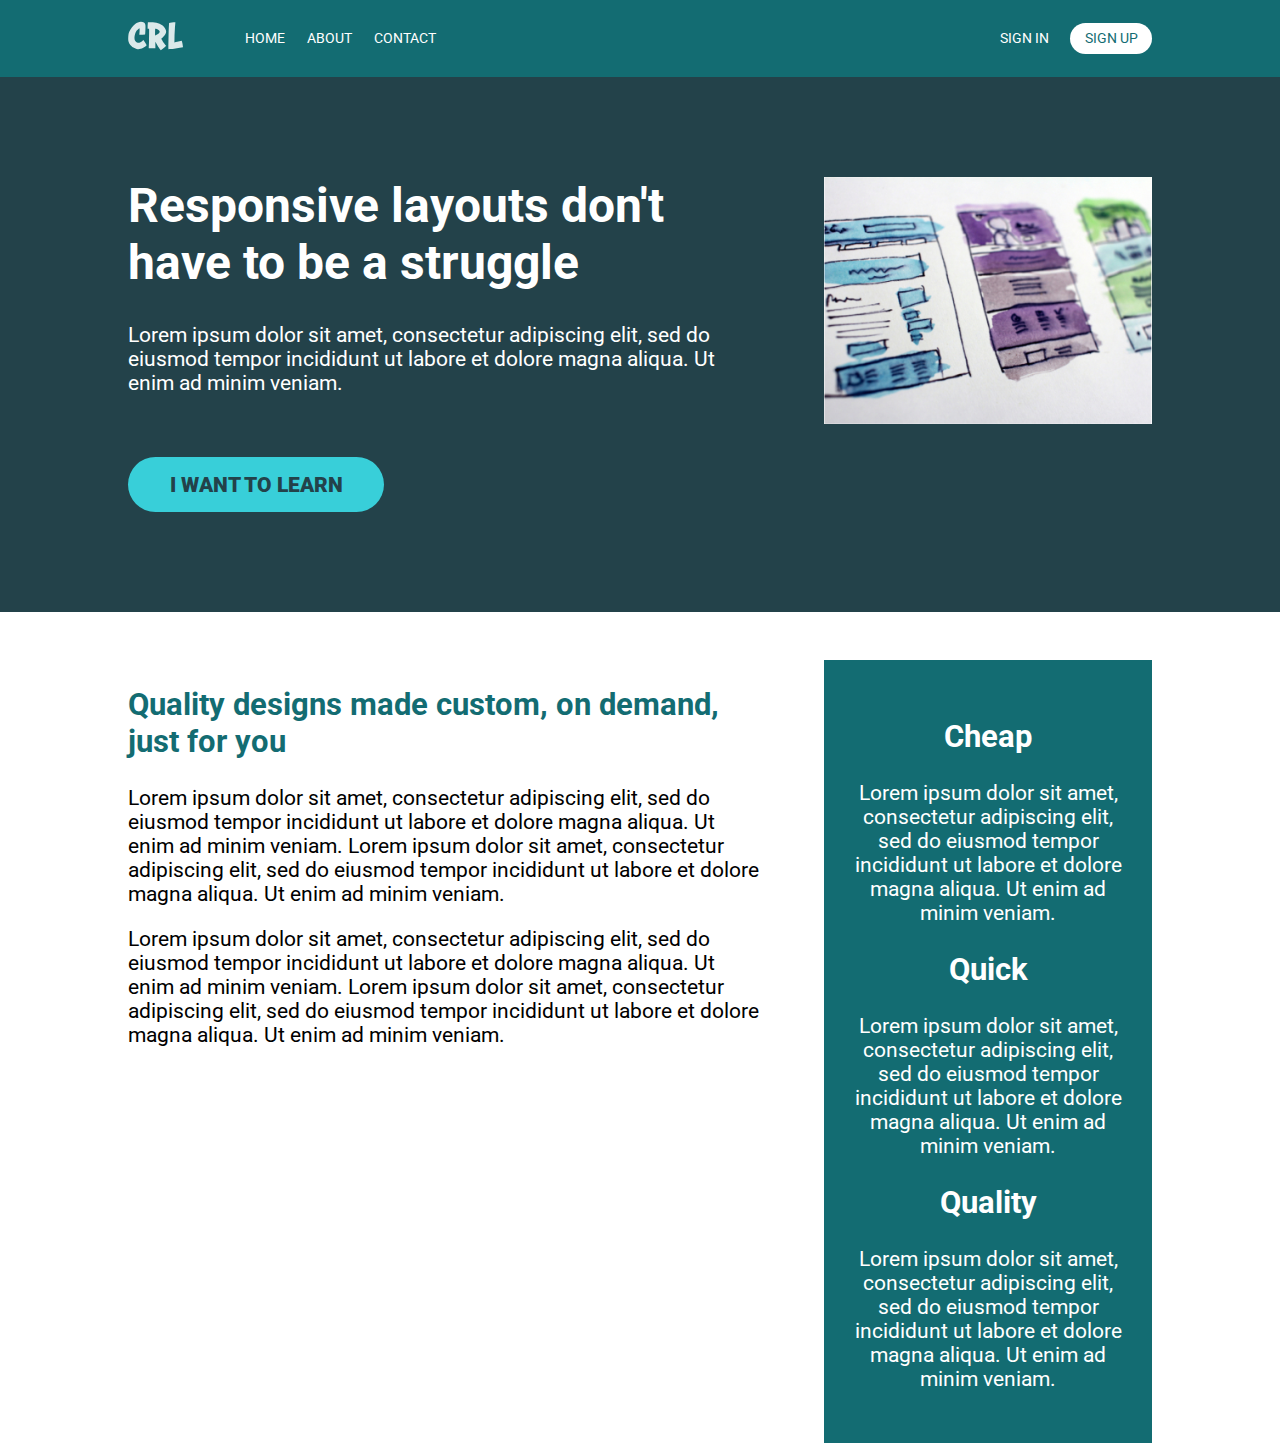
<file: 02-6 - challenge 2/index.html>
<!DOCTYPE html>
<html lang="en">
<head>
    <meta charset="UTF-8">
    <meta name="viewport" content="width=device-width, initial-scale=1.0">
    <title>Conquering Rsponsive Layouts</title>
    <link href="https://fonts.googleapis.com/css2?family=Roboto:wght@400;900&display=swap" rel="stylesheet"> 
    <link rel="stylesheet" href="style.css">
</head>
<body>
    <header>
        <div class="container row">
            <a href="#" class="clr"><img src="img/logo.svg" alt="responsive"></a>
            <nav>
                <ul class="list_container list_primary">
                   <li class="list_item"><a href="#" class="list_link">Home</a></li>
                   <li class="list_item"><a href="#" class="list_link">About</a></li>
                   <li class="list_item"><a href="#" class="list_link">Contact</a></li>
                   
                </ul>
                <ul class="list_container list_secondary">
                    <li class="list_item"><a href="#" class="list_link">Sign in</a></li>
                   <li class="list_item"><a href="#" class="list_link button_link">Sign up</a></li>
                </ul>
            </nav>
        </div>
        
    </header>

    <div class="hero">
        <div class="container row">
            <div class="hero__text">
                <h1>Responsive layouts don't have to be a struggle</h1>
                <p>Lorem ipsum dolor sit amet, consectetur adipiscing elit, sed do eiusmod tempor incididunt ut labore et dolore magna aliqua. Ut enim ad minim veniam.</p>
                <a href="#" class="btn">I want to learn</a>
            </div>
            <div class="hero__img">
                <img src="img/hero-img.jpg" alt="this is a image">
            </div>
        </div>
    </div>
    
    <main>
        <div class="container row">
            <section class="main-content">
                <h2>Quality designs made custom, on demand, just for you</h2>
                <p>Lorem ipsum dolor sit amet, consectetur adipiscing elit, sed do eiusmod tempor incididunt ut labore et dolore magna aliqua. Ut enim ad minim veniam. Lorem ipsum dolor sit amet, consectetur adipiscing elit, sed do eiusmod tempor incididunt ut labore et dolore magna aliqua. Ut enim ad minim veniam.</p>
                <p>Lorem ipsum dolor sit amet, consectetur adipiscing elit, sed do eiusmod tempor incididunt ut labore et dolore magna aliqua. Ut enim ad minim veniam. Lorem ipsum dolor sit amet, consectetur adipiscing elit, sed do eiusmod tempor incididunt ut labore et dolore magna aliqua. Ut enim ad minim veniam.</p>
            </section>
            <aside>
                
                <h2>Cheap</h2>
                <p>Lorem ipsum dolor sit amet, consectetur adipiscing elit, sed do eiusmod tempor incididunt ut labore et dolore magna aliqua. Ut enim ad minim veniam.</p>
                
                
                <h2>Quick</h2>
                <p>Lorem ipsum dolor sit amet, consectetur adipiscing elit, sed do eiusmod tempor incididunt ut labore et dolore magna aliqua. Ut enim ad minim veniam.</p>
                
                
                <h2>Quality</h2>
                <p>Lorem ipsum dolor sit amet, consectetur adipiscing elit, sed do eiusmod tempor incididunt ut labore et dolore magna aliqua. Ut enim ad minim veniam.</p>
                
            </aside>
        </div>
    </main>

</body>
</html>
</file>
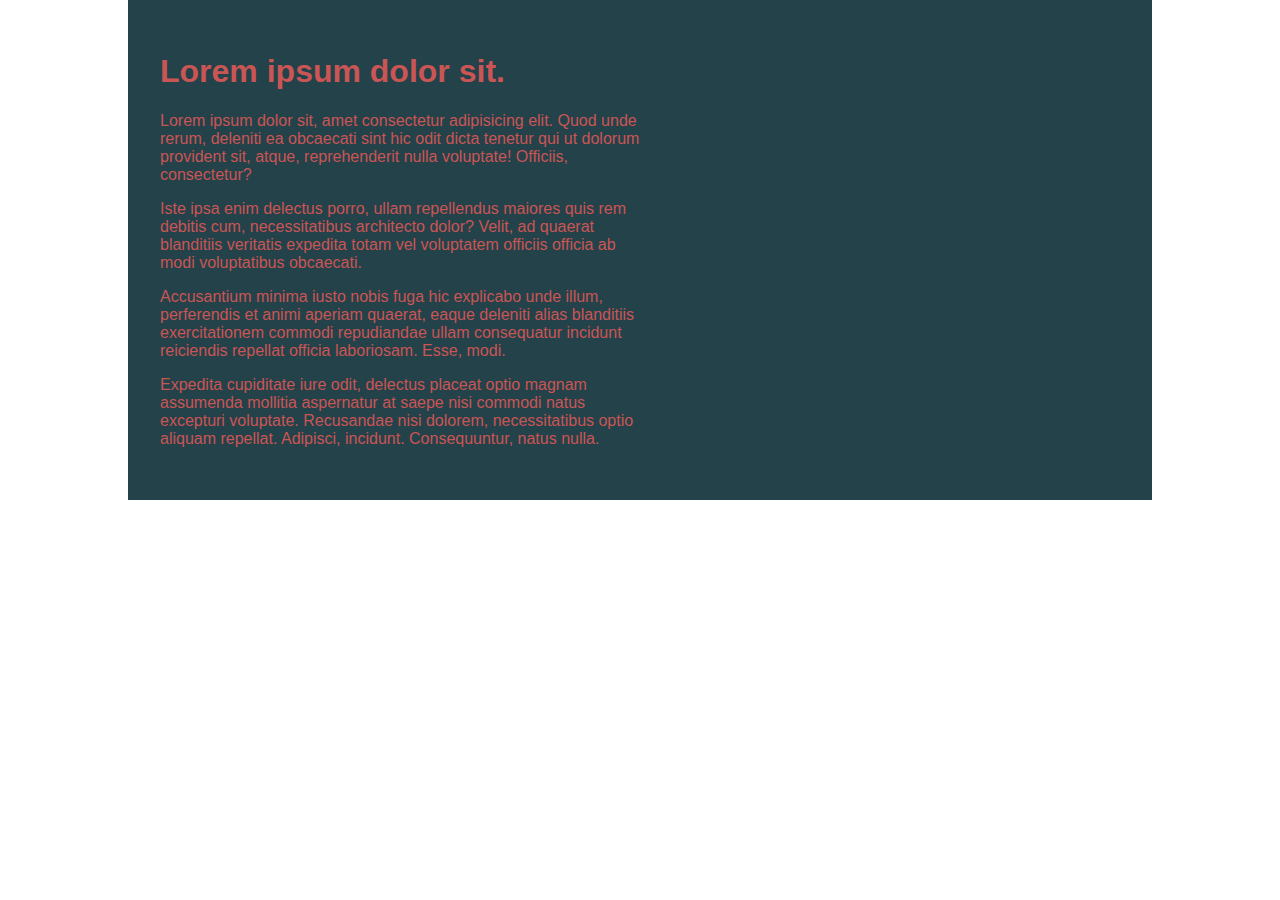
<file: challenge01/index.html>
<!DOCTYPE html>
<html lang="en">

<head>
    <meta charset="UTF-8">
    <meta name="viewport" content="width=device-width, initial-scale=1.0">
    <title>Day 01</title>

    <link rel="stylesheet" href="style.css">
</head>

<body>
    <div class="container">
        <div class="intro-content">
            <h1>Lorem ipsum dolor sit.</h1>
            <p>Lorem ipsum dolor sit, amet consectetur adipisicing elit. Quod unde rerum, deleniti ea obcaecati sint hic
                odit dicta tenetur qui ut dolorum provident sit, atque, reprehenderit nulla voluptate! Officiis,
                consectetur?</p>
            <p>Iste ipsa enim delectus porro, ullam repellendus maiores quis rem debitis cum, necessitatibus architecto
                dolor? Velit, ad quaerat blanditiis veritatis expedita totam vel voluptatem officiis officia ab modi
                voluptatibus obcaecati.</p>
            <p>Accusantium minima iusto nobis fuga hic explicabo unde illum, perferendis et animi aperiam quaerat, eaque
                deleniti alias blanditiis exercitationem commodi repudiandae ullam consequatur incidunt reiciendis
                repellat officia laboriosam. Esse, modi.</p>
            <p>Expedita cupiditate iure odit, delectus placeat optio magnam assumenda mollitia aspernatur at saepe nisi
                commodi natus excepturi voluptate. Recusandae nisi dolorem, necessitatibus optio aliquam repellat.
                Adipisci, incidunt. Consequuntur, natus nulla.</p>
        </div>
    </div>
</body>

</html>
</file>
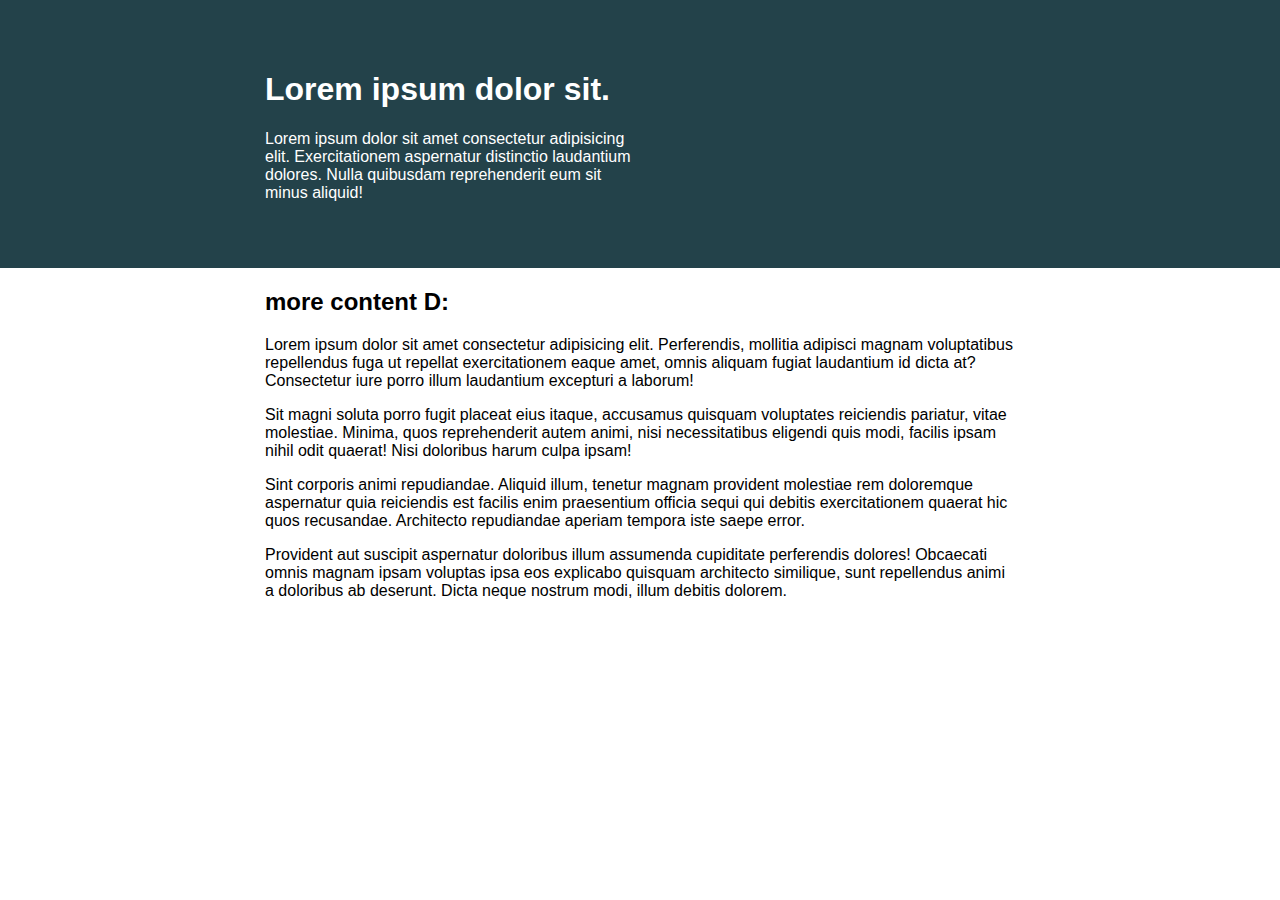
<file: challenge02/index.html>
<!DOCTYPE html>
<html lang="en">
<head> 
    <meta charset="UTF-8">
    <meta name="viewport" content="width=device-width, initial-scale=1.0">
    <title>Day 02</title>
 
    <link rel="stylesheet" href="style.css">
</head>
<body>
  <div class="head">
    <div class="container">
        <div class="intro-content">
            <h1>Lorem ipsum dolor sit.</h1>
            <p>Lorem ipsum dolor sit amet consectetur adipisicing elit. Exercitationem aspernatur distinctio laudantium dolores. Nulla quibusdam reprehenderit eum sit minus aliquid!</p>
        </div>
    </div>
  </div>
    
<div class="container">
        <h2>more content D:</h2>
    <p>Lorem ipsum dolor sit amet consectetur adipisicing elit. Perferendis, mollitia adipisci magnam voluptatibus repellendus fuga ut repellat exercitationem eaque amet, omnis aliquam fugiat laudantium id dicta at? Consectetur iure porro illum laudantium excepturi a laborum!</p>
    <p>Sit magni soluta porro fugit placeat eius itaque, accusamus quisquam voluptates reiciendis pariatur, vitae molestiae. Minima, quos reprehenderit autem animi, nisi necessitatibus eligendi quis modi, facilis ipsam nihil odit quaerat! Nisi doloribus harum culpa ipsam!</p>
    <p>Sint corporis animi repudiandae. Aliquid illum, tenetur magnam provident molestiae rem doloremque aspernatur quia reiciendis est facilis enim praesentium officia sequi qui debitis exercitationem quaerat hic quos recusandae. Architecto repudiandae aperiam tempora iste saepe error.</p>
    <p>Provident aut suscipit aspernatur doloribus illum assumenda cupiditate perferendis dolores! Obcaecati omnis magnam ipsam voluptas ipsa eos explicabo quisquam architecto similique, sunt repellendus animi a doloribus ab deserunt. Dicta neque nostrum modi, illum debitis dolorem.</p>
    
</div>
    
    


</body>
</html>
</file>
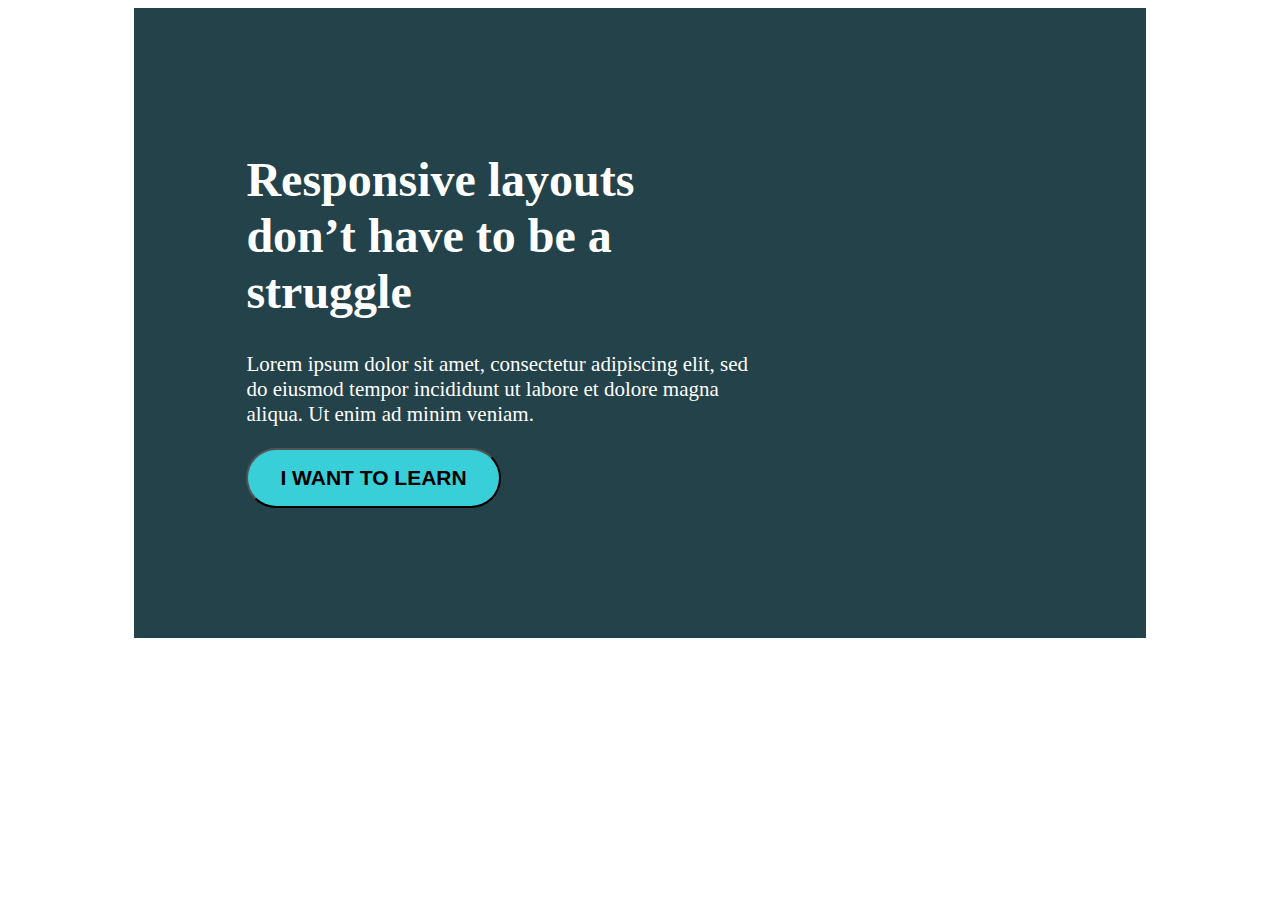
<file: challenge03/index.html>
<!DOCTYPE html>
<html lang="en">
<head>
  <meta charset="UTF-8">
  <meta http-equiv="X-UA-Compatible" content="IE=edge">
  <meta name="viewport" content="width=device-width, initial-scale=1.0">
  <title>challenge03</title>
  <link rel="stylesheet" href="style.css" type="text/css">
</head>
<body>
  <div class="container">
    <div class="content">
      <h1>Responsive layouts don’t have to be a struggle</h1>
      <p>Lorem ipsum dolor sit amet, consectetur adipiscing elit, sed do eiusmod 
        tempor incididunt ut labore et dolore magna aliqua. Ut enim ad minim 
        veniam.</p>
        <button class="btn">i want to learn</button>
    </div>
  </div>
</body>
</html>
</file>
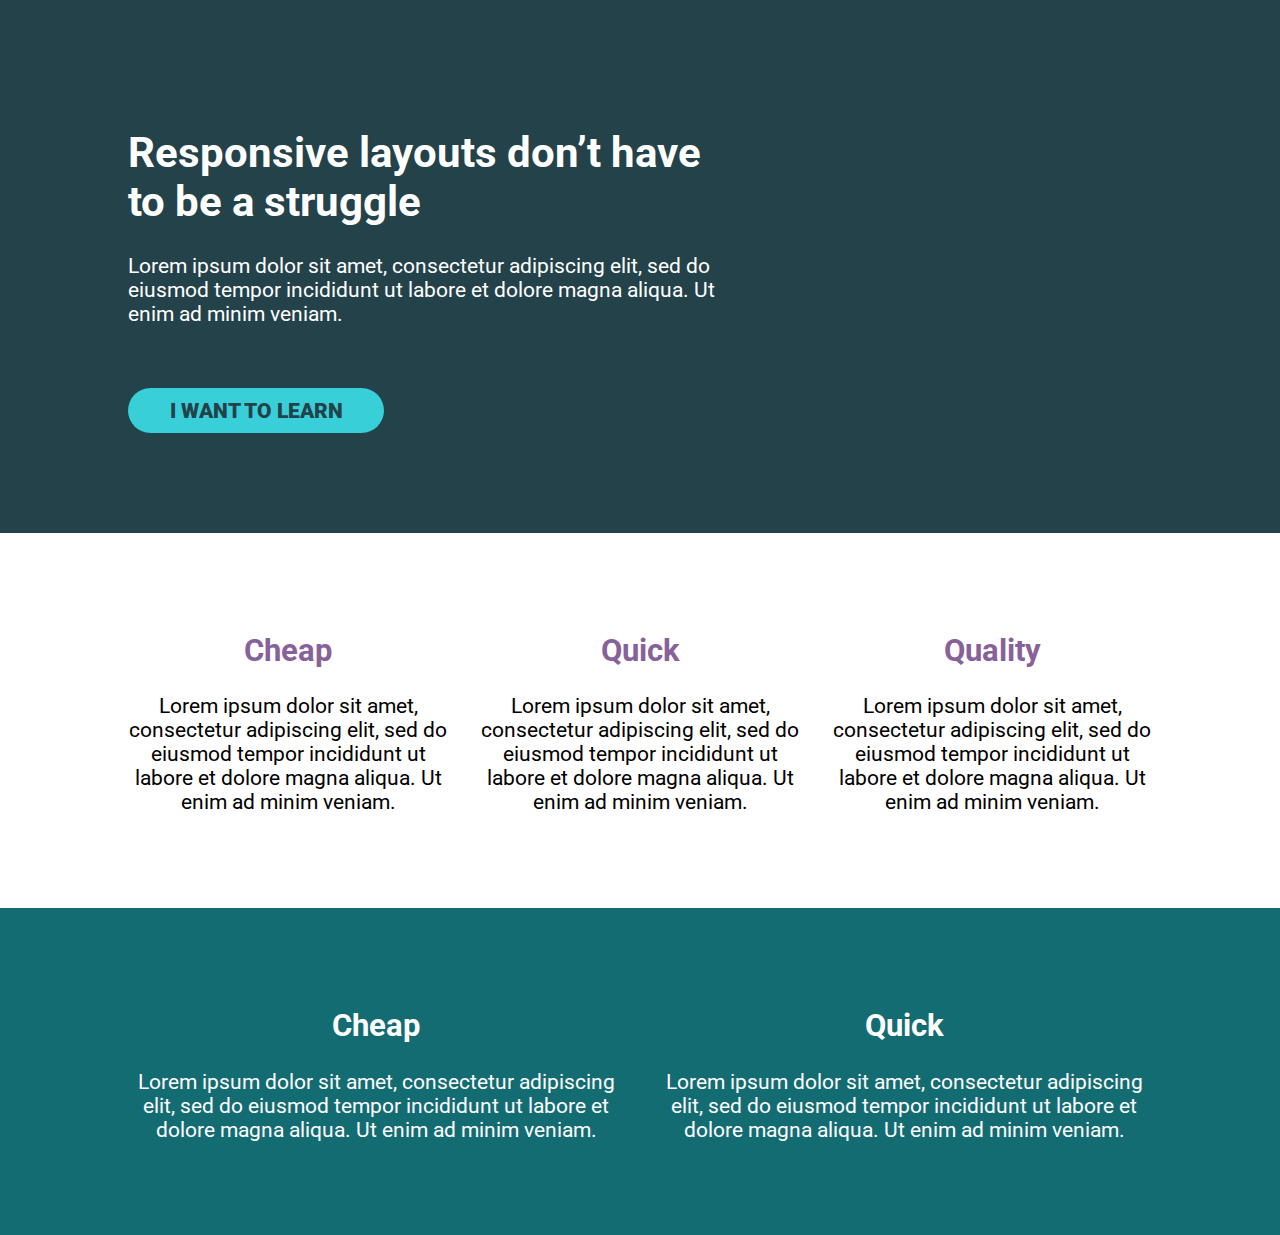
<file: challenge04/index.html>
<!DOCTYPE html>
<html lang="en">
<head>
  <meta charset="UTF-8">
  <meta http-equiv="X-UA-Compatible" content="IE=edge">
  <meta name="viewport" content="width=device-width, initial-scale=1.0">
  <link rel="stylesheet" href="style.css" type="text/css">
  <title>Document</title>
  <link href="https://fonts.googleapis.com/css2?family=Roboto:wght@400;900&display=swap" rel="stylesheet">
</head>
<body>
    <div class="container">
      <div class="prince">
        <div class="princess">
          <h1>Responsive layouts don’t have to be a struggle</h1>
          <p>Lorem ipsum dolor sit amet, consectetur adipiscing elit, sed do eiusmod 
            tempor incididunt ut labore et dolore magna aliqua. Ut enim ad minim 
            veniam.</p>
            <a href="#" class="button">i want to learn</a>
        </div>
      </div>   
    </div>
      
    <div class="part2">
      <div class="prince row">
        
           <div class="col">
               <h2>Cheap</h2>
               <p>Lorem ipsum dolor sit amet, consectetur 
                 adipiscing elit, sed do eiusmod tempor 
                 incididunt ut labore et dolore magna 
                 aliqua. Ut enim ad minim veniam.</p>
           </div>
           <div class="col">
             <h2>Quick</h2>
             <p>Lorem ipsum dolor sit amet, consectetur 
               adipiscing elit, sed do eiusmod tempor 
               incididunt ut labore et dolore magna 
               aliqua. Ut enim ad minim veniam.</p>
         </div>
         <div class="col">
           <h2>Quality</h2>
           <p>Lorem ipsum dolor sit amet, consectetur 
             adipiscing elit, sed do eiusmod tempor 
             incididunt ut labore et dolore magna 
             aliqua. Ut enim ad minim veniam.</p>
       </div>
        
     </div>
    </div>
      
      
      <div class="part3">
        <div class="prince row">
          
            <div class="col">
              <h2>Cheap</h2>
              <p>Lorem ipsum dolor sit amet, consectetur 
                adipiscing elit, sed do eiusmod tempor 
                incididunt ut labore et dolore magna 
                aliqua. Ut enim ad minim veniam.</p>
          </div>
          <div class="col">
            <h2>Quick</h2>
            <p>Lorem ipsum dolor sit amet, consectetur 
              adipiscing elit, sed do eiusmod tempor 
              incididunt ut labore et dolore magna 
              aliqua. Ut enim ad minim veniam.</p>
        </div>
          
        </div>
      </div>
      

    

</body>
</html>
</file>
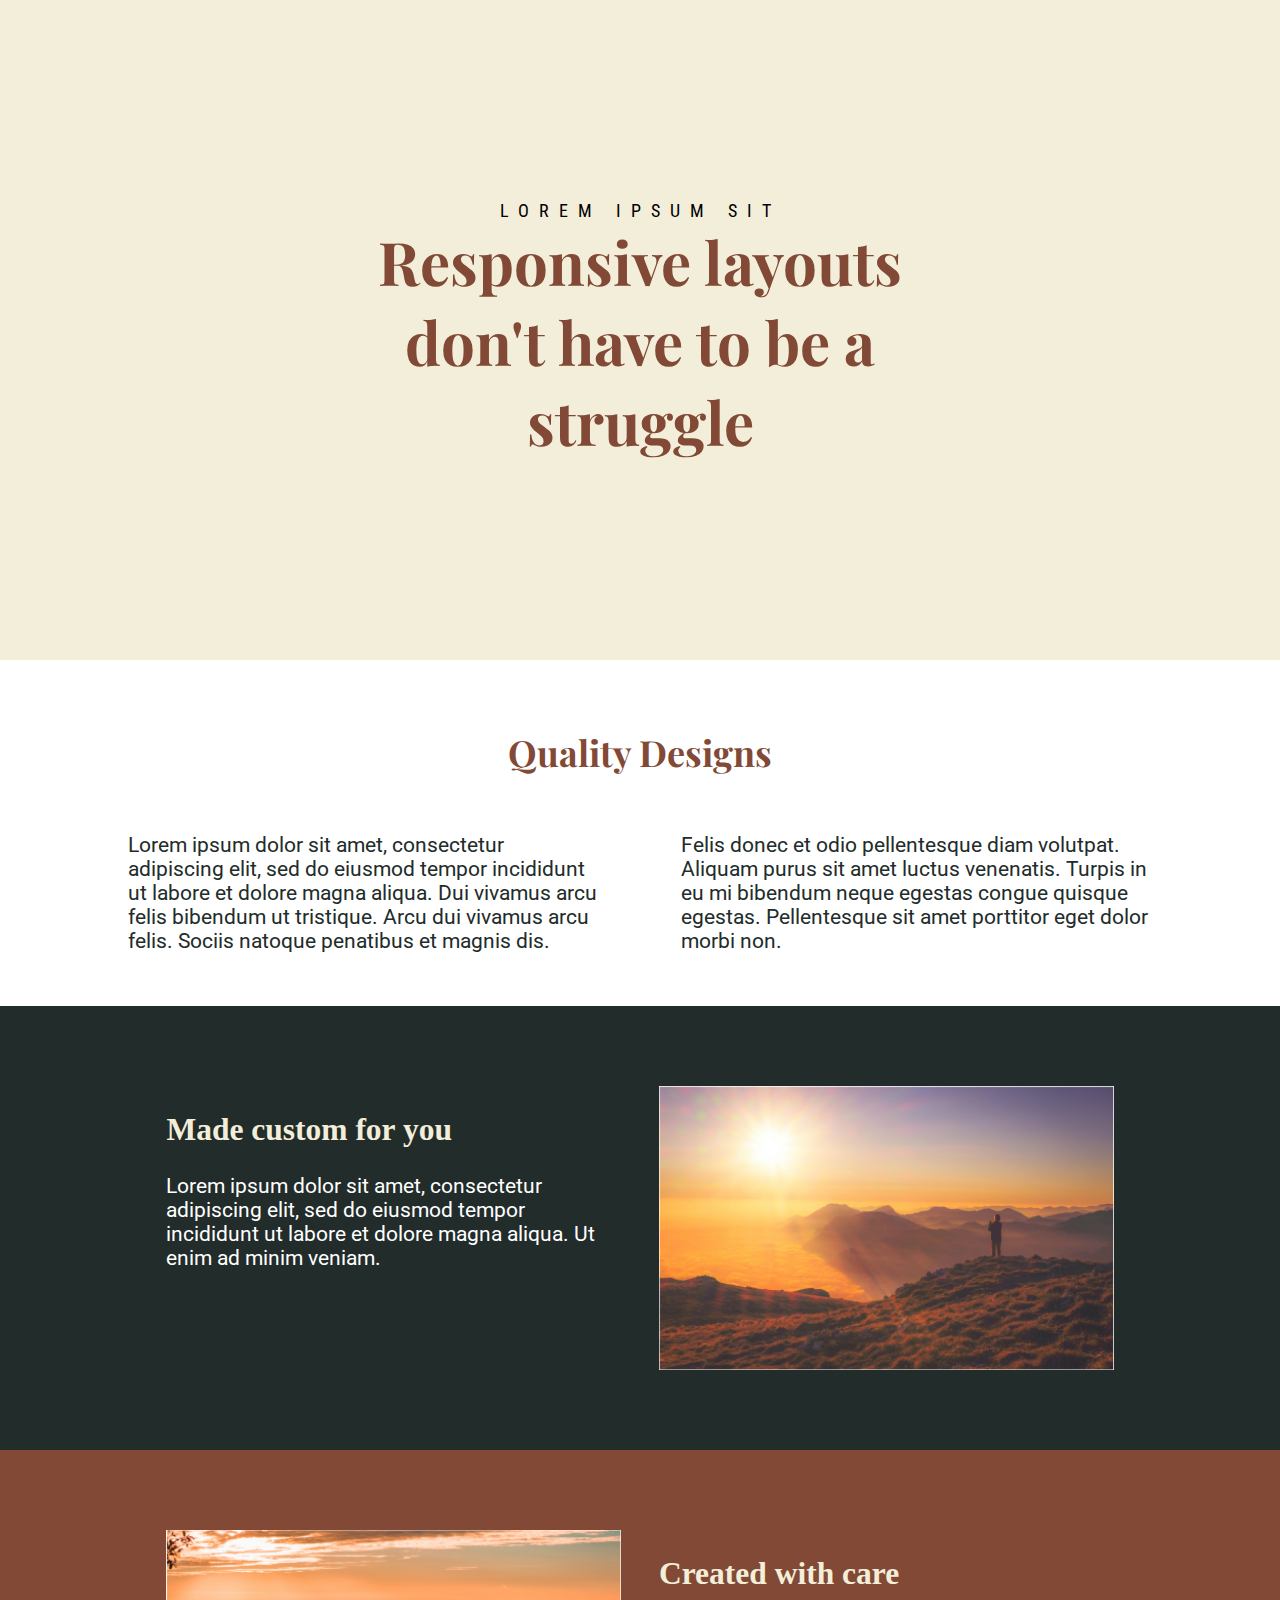
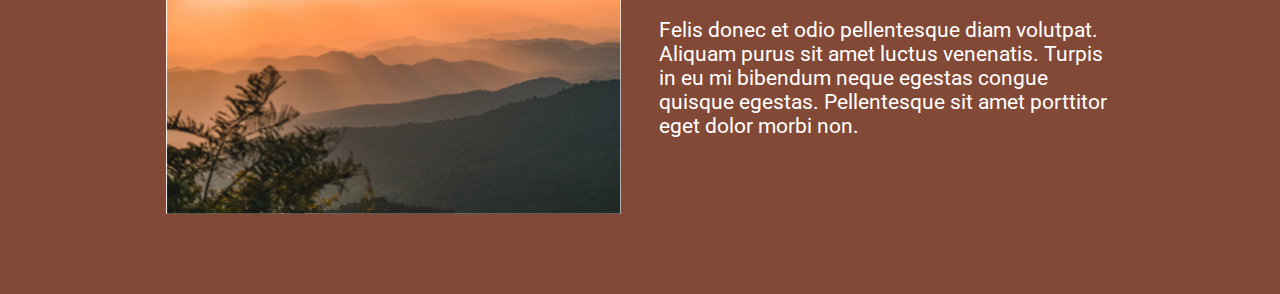
<file: challenge05/index.html>
<!DOCTYPE html>
<html lang="en">
<head>
  <meta charset="UTF-8">
  <meta http-equiv="X-UA-Compatible" content="IE=edge">
  <meta name="viewport" content="width=device-width, initial-scale=1.0">
  <link rel="stylesheet" href="style.css" type="text/css">
  <title>Challenge03</title>
  <link href="https://fonts.googleapis.com/css2?family=Roboto+Condensed:wght@300&display=swap" rel="stylesheet">
  <link href="https://fonts.googleapis.com/css2?family=Roboto:wght@400;900&display=swap" rel="stylesheet">
  <link href="https://fonts.googleapis.com/css2?family=Playfair+Display&display=swap" rel="stylesheet">
</head>
<body>
  <section class="first_content">
      <div id="the_content">
            <p id="first_line">lorem ipsum sit</p>
            <p id="second_line">Responsive layouts don't have to be a struggle</p>
      </div>
  </section>

  <section class="second_content">
    <div class="container">
      <p id="nd_p">quality designs</p>
      <div id="nd_content_paragraph">
            <p id="row">Lorem ipsum dolor sit amet,  consectetur adipiscing elit, 
              sed do eiusmod tempor incididunt ut labore et dolore 
              magna aliqua. Dui vivamus arcu felis bibendum ut 
              tristique. Arcu dui vivamus arcu felis. Sociis natoque 
              penatibus et magnis dis. </p>
            <p id="row">Felis donec et odio pellentesque diam volutpat. Aliquam 
              purus sit amet luctus venenatis. Turpis in eu mi 
              bibendum neque egestas congue quisque egestas. 
              Pellentesque sit amet porttitor eget dolor morbi non.</p>
      </div>
    </div> 
  </section>

  <section class="third_content">
    <div class="container rd_change">
      <div class="rd_left">
            <h2>Made custom for you</h2>
            <p>Lorem ipsum dolor sit amet, consectetur adipiscing elit, 
              sed do eiusmod tempor incididunt ut labore et dolore 
              magna aliqua. Ut enim ad minim veniam.</p>
      </div>
      <img src="img/image-01.jpg" alt="this is a img" class="rd_img">
    </div>
  </section>

  <section class="forth_content">
    <div class="container rd_change">
      <img src="img/image-02.jpg" alt="this is a img" class="rd_img">
      <div class="rd_left">
            <h2>Created with care</h2>
            <p>Felis donec et odio pellentesque diam volutpat. Aliquam 
              purus sit amet luctus venenatis. Turpis in eu mi 
              bibendum neque egestas congue quisque egestas. 
              Pellentesque sit amet porttitor eget dolor morbi non.</p>
      </div> 
    </div>
  </section>
</body>
</html>
</file>
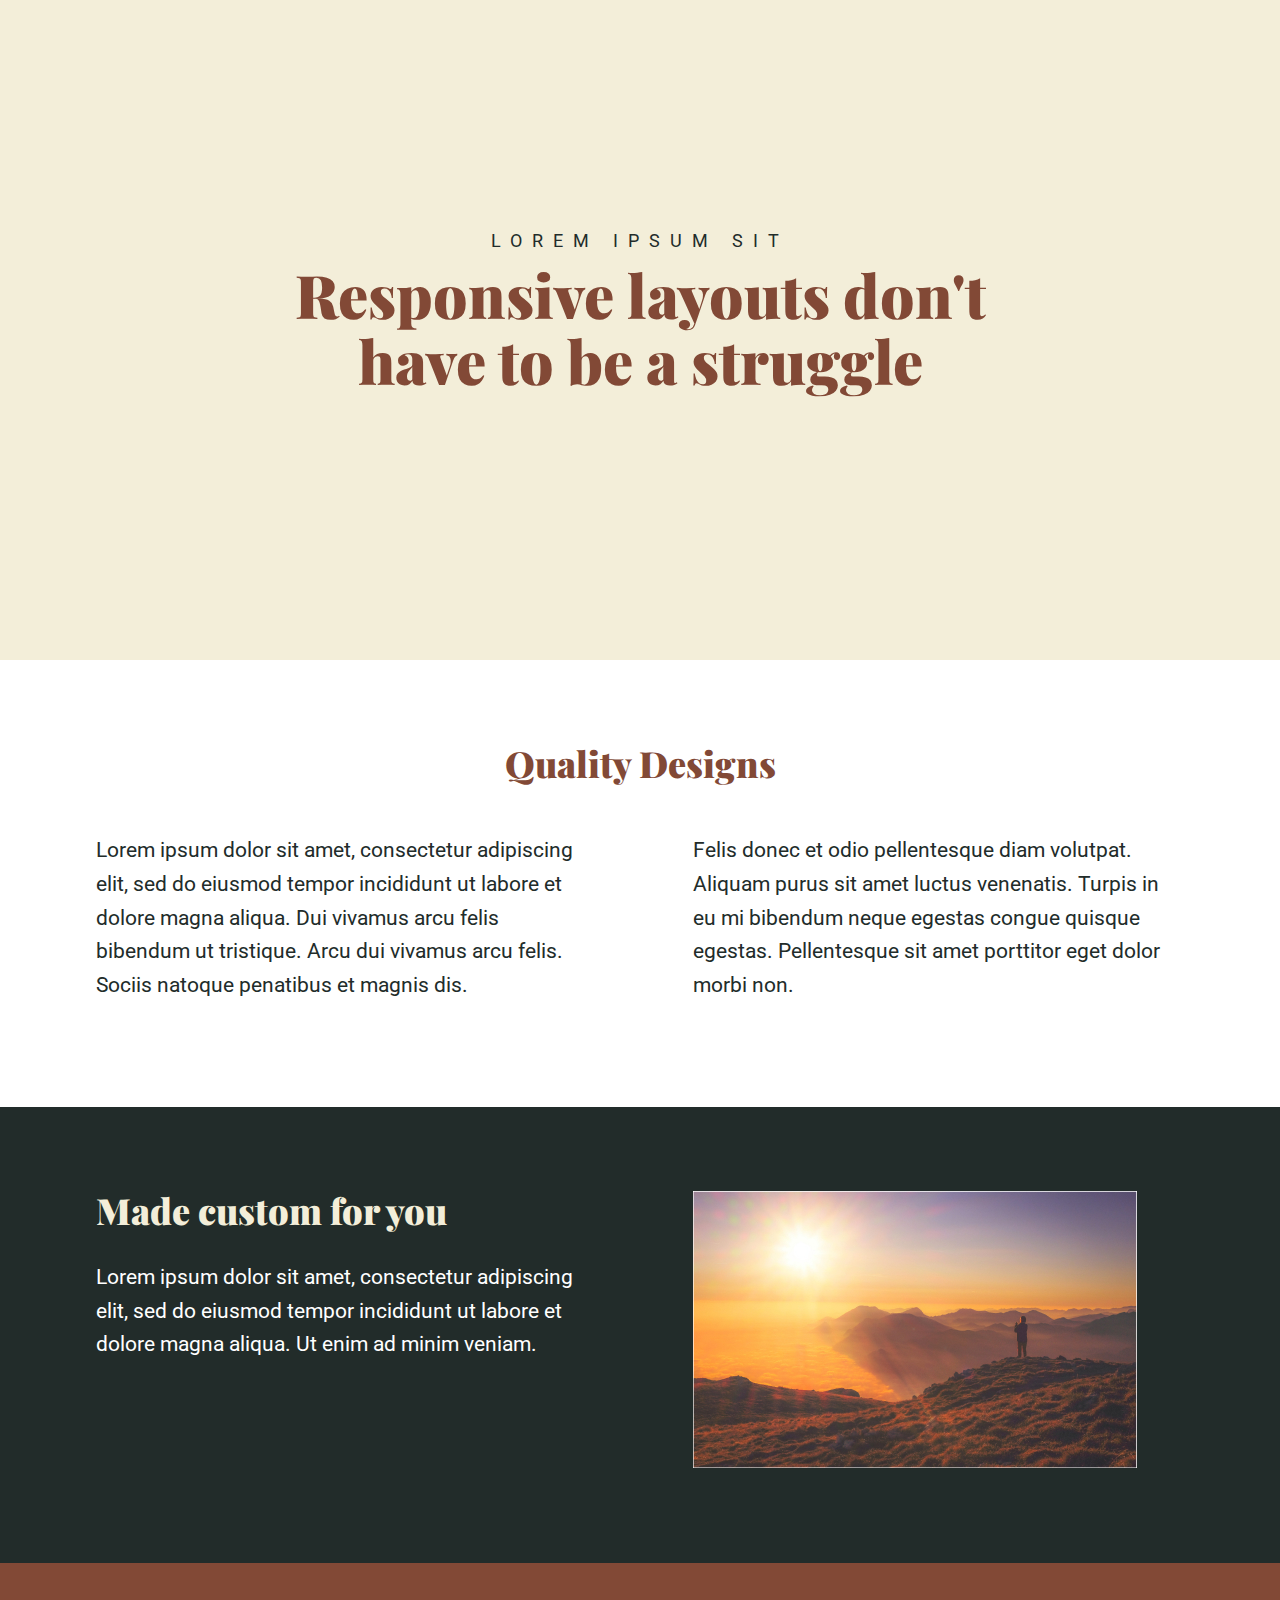
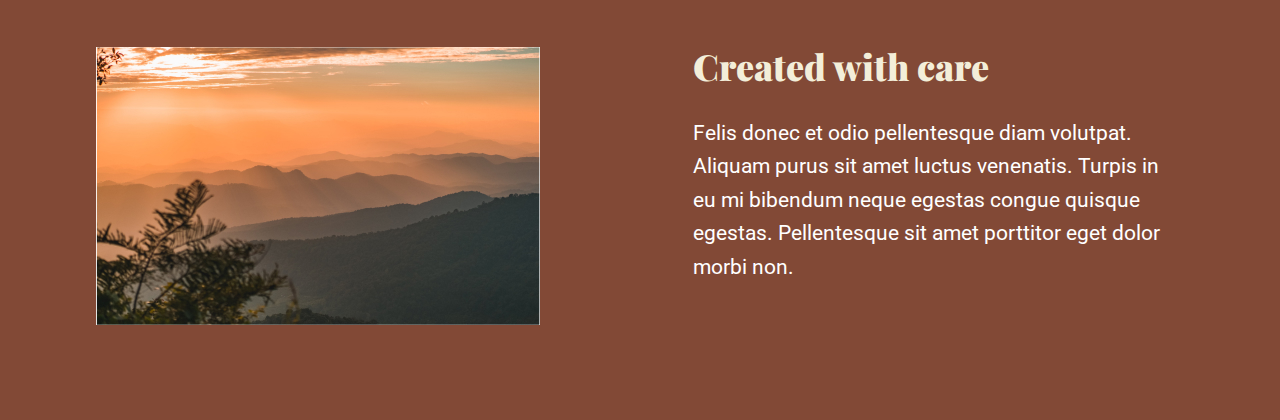
<file: challenge05_solution/index.html>
<!DOCTYPE html>
<html lang="en">
<head>
    <meta charset="UTF-8">
    <meta name="viewport" content="width=device-width, initial-scale=1.0">
    <title>Conquering Responsive Layouts</title>
    <link href="https://fonts.googleapis.com/css2?family=Playfair+Display:wght@900&family=Roboto:wght@300;400&display=swap" rel="stylesheet"> 
    <link rel="stylesheet" href="style.css">
</head>
<body>
    <section class="intro">
        <div class="container">
            <p class="intro__text">lorem ipsum sit</p>
            <h1 class="intro__title">Responsive layouts don't<br>
            have to be a struggle</h1>

        </div>
    </section>

    <section class="section-two">
        <div class="container">
            <h2 class="section-title section-title--dark">Quality Designs</h2>
            <div class="row">
                <div class="col">
                    <p>Lorem ipsum dolor sit amet, consectetur adipiscing elit, sed do eiusmod tempor incididunt ut labore et dolore magna aliqua. Dui vivamus arcu felis bibendum ut tristique. Arcu dui vivamus arcu felis. Sociis natoque penatibus et magnis dis. </p>
                </div>
                <div class="col">
                    <p>Felis donec et odio pellentesque diam volutpat. Aliquam purus sit amet luctus venenatis. Turpis in eu mi bibendum neque egestas congue quisque egestas. Pellentesque sit amet porttitor eget dolor morbi non.</p>
                </div>
            </div>
        </div>
    </section>

    <section class="section-three">
        <div class="container row">
            <div class="col">
                <h2 class="section-title">Made custom for you</h2>
                <p>Lorem ipsum dolor sit amet, consectetur adipiscing elit, sed do eiusmod tempor incididunt ut labore et dolore magna aliqua. Ut enim ad minim veniam.</p>
            </div>
            <div class="col">
                <img src="img/image-01.jpg" alt="a sunset over a mountain range">
            </div>
        </div>
    </section>

    <section class="section-four">
        <div class="container row">
            <div class="col">
                <img src="img/image-02.jpg" alt="a sunset over a mountain range with tree branches in the foreground">
            </div>
            <div class="col">
                <h2 class="section-title">Created with care</h2>
                <p>Felis donec et odio pellentesque diam volutpat. Aliquam purus sit amet luctus venenatis. Turpis in eu mi bibendum neque egestas congue quisque egestas. Pellentesque sit amet porttitor eget dolor morbi non.</p>
            </div>
        </div>
    </section>
</body>
</html>
</file>
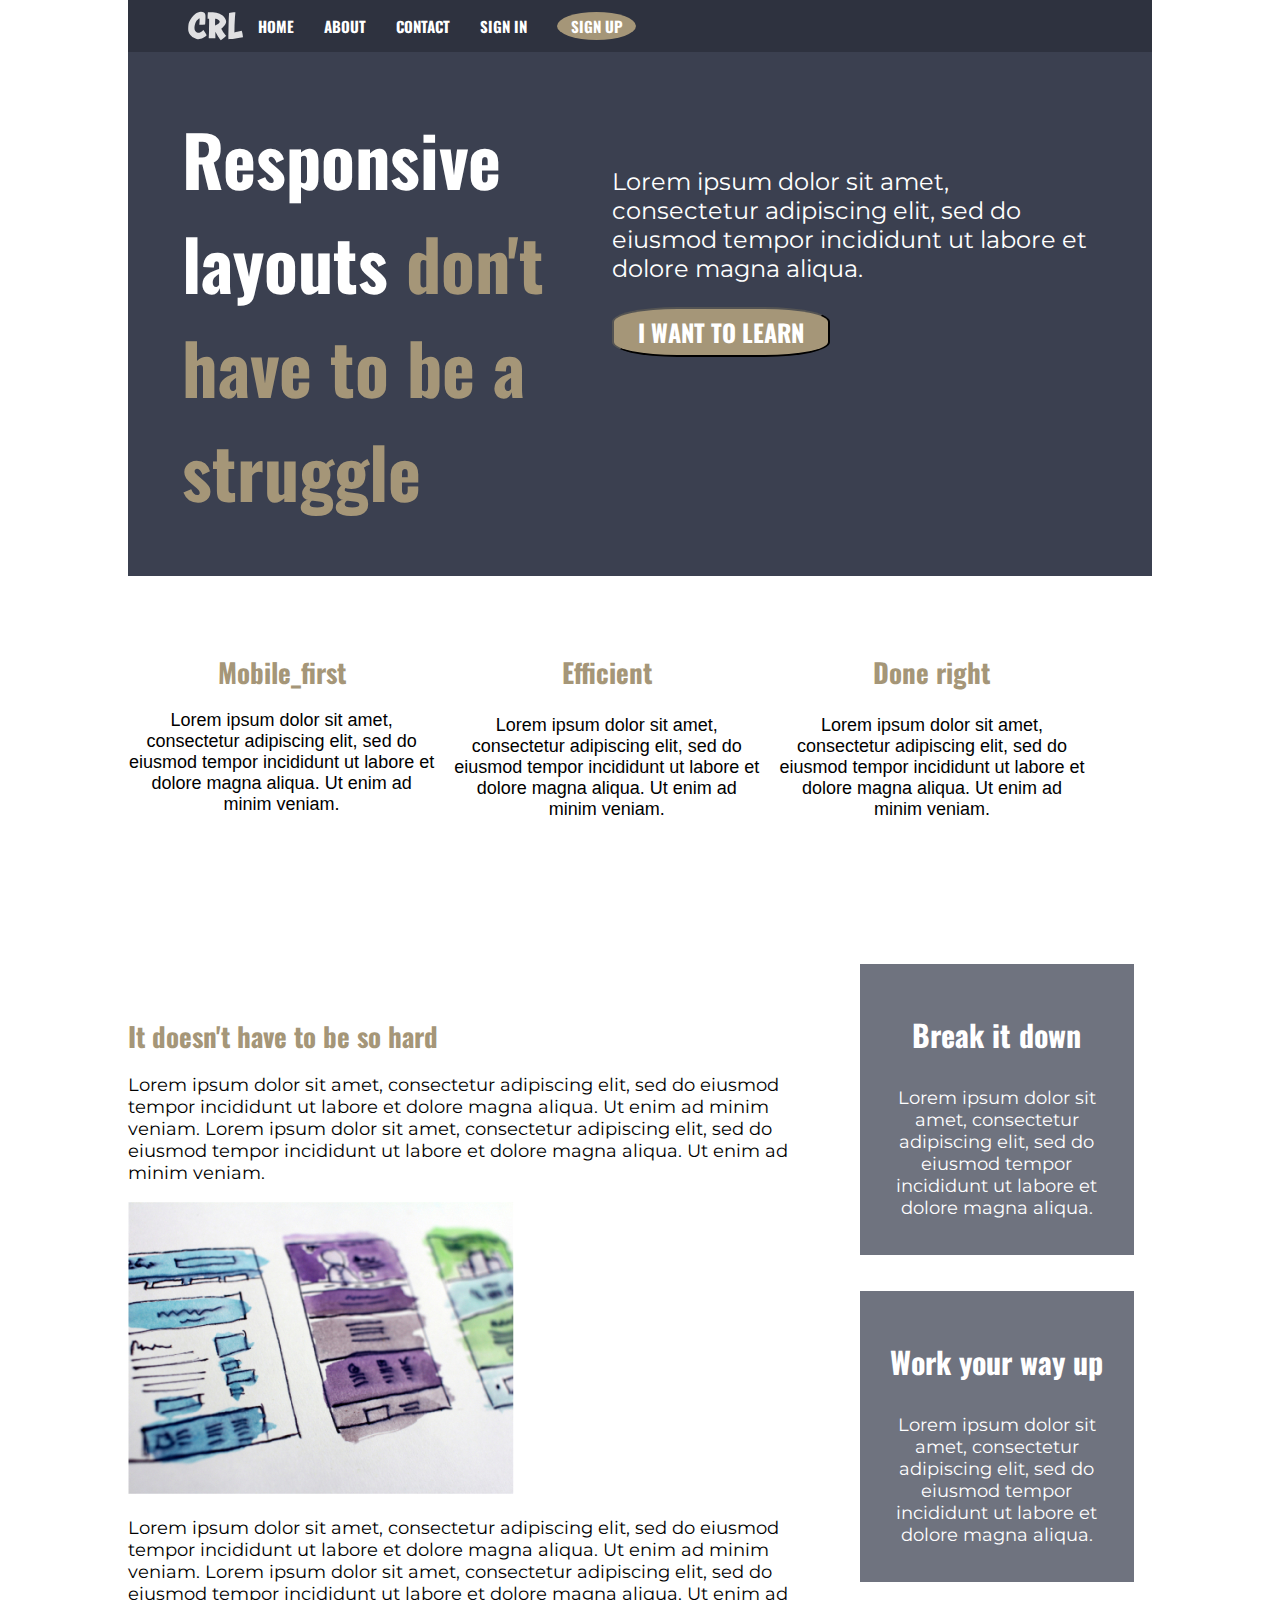
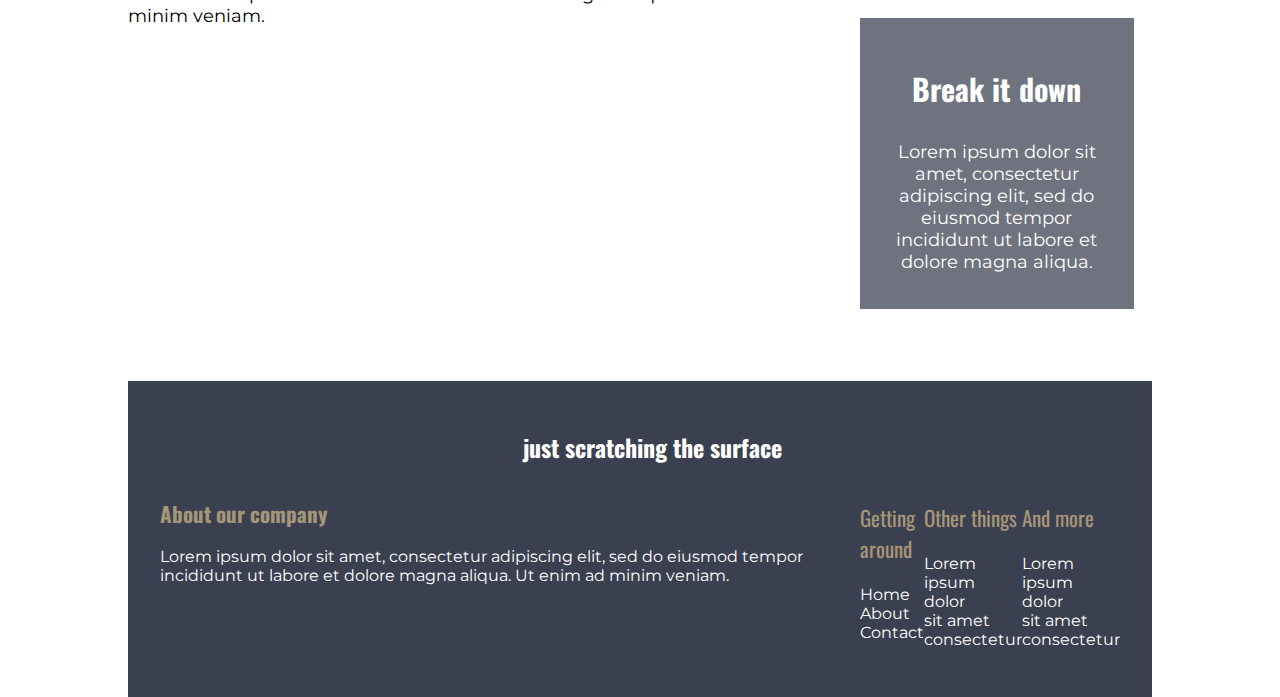
<file: last_challenge/index.html>
<!DOCTYPE html>
<html lang="en">
<head>
  <meta charset="UTF-8">
  <meta http-equiv="X-UA-Compatible" content="IE=edge">
  <meta name="viewport" content="width=device-width, initial-scale=1.0">
  <title>Document</title>
  <link href="https://fonts.googleapis.com/css2?family=Oswald:wght@700&display=swap" rel="stylesheet">
  <link href="https://fonts.googleapis.com/css2?family=Montserrat&display=swap" rel="stylesheet">
  <link rel="stylesheet" href="css/style.css">
</head>
<body>
  <header>
     <div class="container head">
       <div class="row">
        <img src="img/logo.svg" alt="logo image">
        <ul class="list">
           <li class="list_item"><a href="#" class="list_val">home</a></li>
           <li class="list_item"><a href="#" class="list_val">about</a></li>
           <li class="list_item"><a href="#" class="list_val">contact</a></li>
           <li class="list_item"><a href="#" class="list_val">sign in</a></li>
           <li class="list_item"><a href="#" class="list_val list_butt">sign up</a></li>
        </ul>
       </div>    
     </div>  
  </header>
  
    <section id="_2nd" class="container">
      <div class=" row1 _2nd">
        <p class="left">Responsive layouts <span class="_2nd_text">don't have to be a struggle</span></p>
        <div class="right">
          <p class="_2nd_left">
           Lorem ipsum dolor sit amet, consectetur adipiscing elit, sed do eiusmod tempor incididunt ut labore et dolore magna aliqua. 
          </p>
          <button href="#" class="_2nd_right">i want to learn</button>
        </div>
      </div>  
    </section>

    <section class="3rd container">
          <div class="row1 _3rd">
             <div class="col">
                   <h2 class="_3rd_title">Mobile_first</h2>
                   <p class="text">Lorem ipsum dolor sit amet, consectetur adipiscing elit, sed do eiusmod tempor incididunt ut labore et dolore magna aliqua. Ut enim ad minim veniam.</p>
             </div>
             <div class="col">
              <h2 class="3rd_title">Efficient</h2>
              <p class="text">Lorem ipsum dolor sit amet, consectetur adipiscing elit, sed do eiusmod tempor incididunt ut labore et dolore magna aliqua. Ut enim ad minim veniam.</p>
            </div>
            <div class="col">
              <h2 class="3rd_title">Done right</h2>
              <p class="text">Lorem ipsum dolor sit amet, consectetur adipiscing elit, sed do eiusmod tempor incididunt ut labore et dolore magna aliqua. Ut enim ad minim veniam.</p>
            </div>
          </div>
    </section>
    <section id="_4th" class="container">
      <div class=" _4th row1">
         <div class="_4th_first">
          <h2>It doesn't have to be so hard</h2>
          <p>Lorem ipsum dolor sit amet, consectetur adipiscing elit, sed do 
            eiusmod tempor incididunt ut labore et dolore magna aliqua. Ut 
            enim ad minim veniam. Lorem ipsum dolor sit amet, consectetur 
            adipiscing elit, sed do eiusmod tempor incididunt ut labore et 
            dolore magna aliqua. Ut enim ad minim veniam.</p>
            <img src="img/hero-img.jpg" alt="this is an img">
            <p>Lorem ipsum dolor sit amet, consectetur adipiscing elit, sed do 
              eiusmod tempor incididunt ut labore et dolore magna aliqua. Ut 
              enim ad minim veniam. Lorem ipsum dolor sit amet, consectetur 
              adipiscing elit, sed do eiusmod tempor incididunt ut labore et 
              dolore magna aliqua. Ut enim ad minim veniam.</p>
         </div>
          <div class="_4th_second row2">
            <div class="_4th_col">
                <p class="_4th_title">Break it down</p>
                <p>Lorem ipsum dolor sit amet, 
                  consectetur adipiscing elit, sed do 
                  eiusmod tempor incididunt ut 
                  labore et dolore magna aliqua.</p>
            </div>
            <div class="_4th_col">
              <p class="_4th_title">Work your way up</p>
              <p>Lorem ipsum dolor sit amet, 
                consectetur adipiscing elit, sed do 
                eiusmod tempor incididunt ut 
                labore et dolore magna aliqua.</p>
          </div>
          <div class="_4th_col">  
            <p class="_4th_title">Break it down</p>   
            <p>Lorem ipsum dolor sit amet, 
              consectetur adipiscing elit, sed do 
              eiusmod tempor incididunt ut 
              labore et dolore magna aliqua.</p>
          </div>
          </div>

      </div>
    </section>
  
  <footer class="container">
    <div class="foot">
      <h1>just scratching the surface</h1>
      <div class="row"> 
      <div class="f1">
        <h2 class="ftitle"> About our company</h2>
        <p>Lorem ipsum dolor sit amet, consectetur adipiscing 
          elit, sed do eiusmod tempor incididunt ut labore et 
          dolore magna aliqua. Ut enim ad minim veniam.</p>
      </div>
      <div class="f2">
         <p class="ftitle">Getting around</p>
         <p>Home
          <br>
          About
          <br>
          Contact</p>
      </div>
      <div class="f2">
        <p class="ftitle">Other things</p>
        <p>Lorem ipsum
            <br>
          dolor 
          <br>
          sit amet
          <br>
          consectetur</p>
      </div>
      <div class="f2">
        <p class="ftitle">And more</p>
        <p>Lorem ipsum
            <br>
          dolor 
          <br>
          sit amet
          <br>
          consectetur</p>
      </div>
    </div>
    </div>
  </footer>
</body>
</html>
</file>
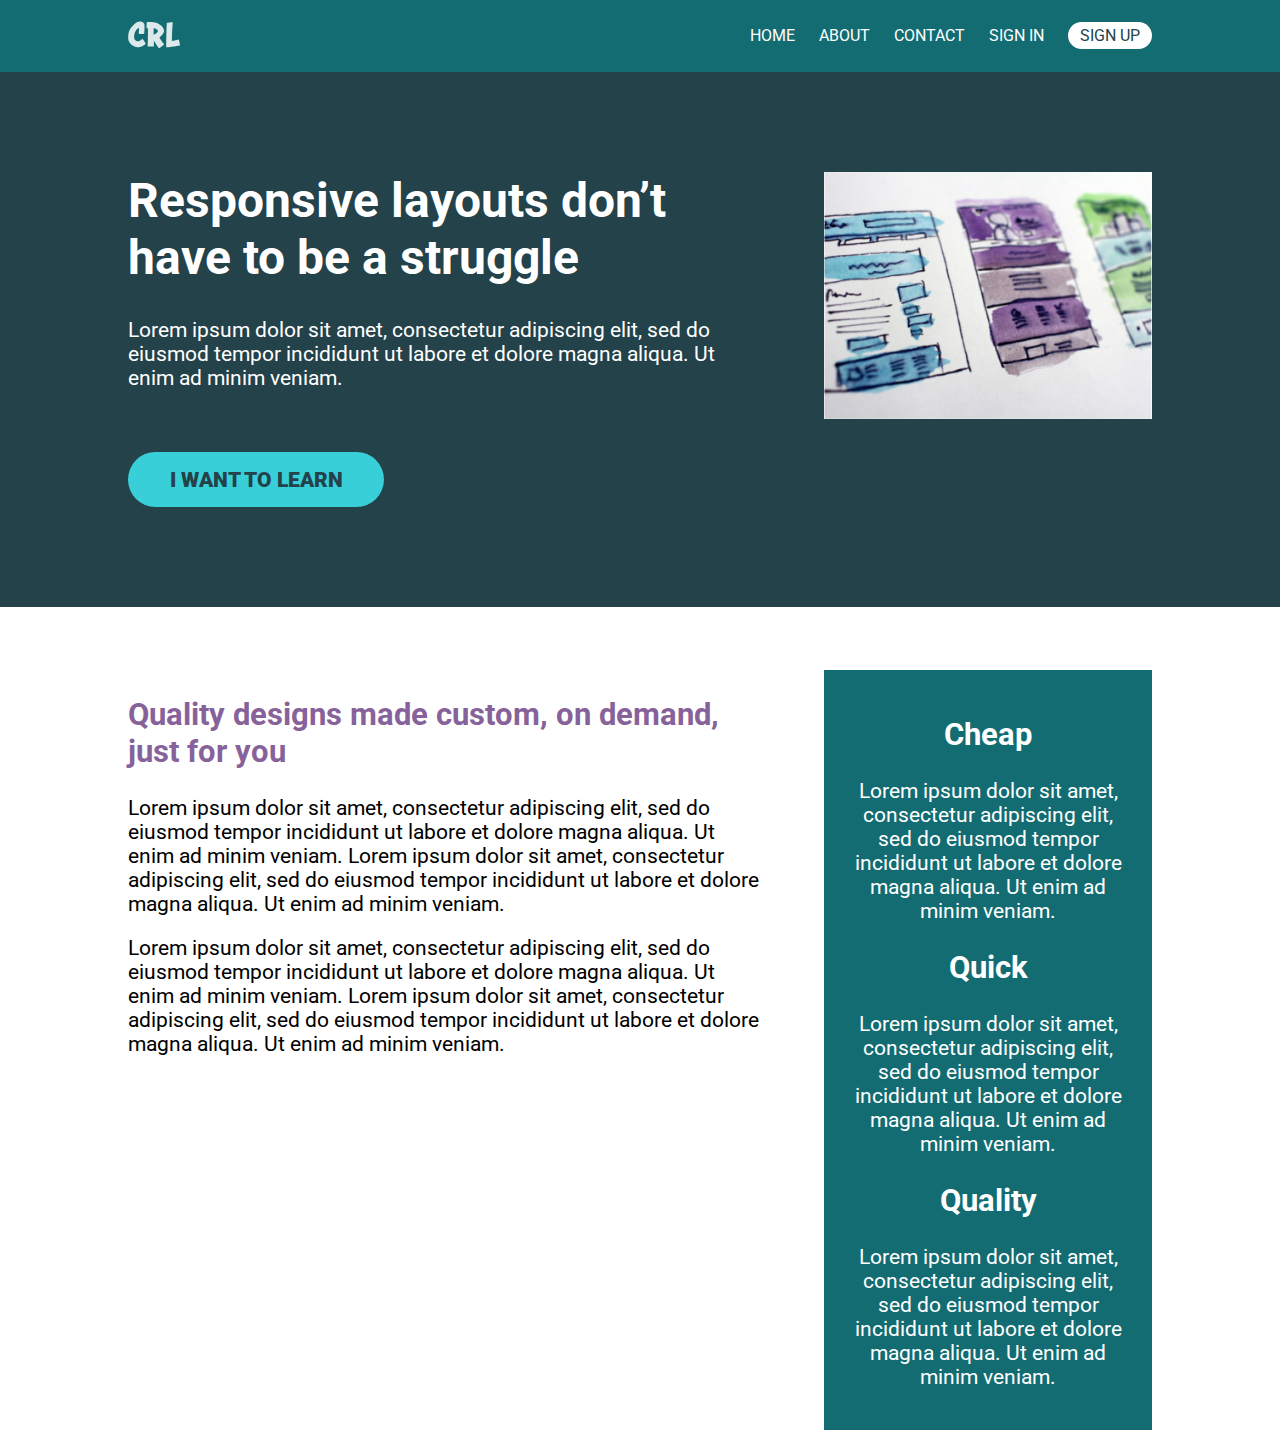
<file: nav-challenge/index.html>
<!DOCTYPE html>
<html lang="en">
<head>
    <meta charset="UTF-8">
    <meta name="viewport" content="width=device-width, initial-scale=1.0">
    <title>Conquering Responsive Layouts</title>
    <link href="https://fonts.googleapis.com/css2?family=Roboto:wght@400;900&display=swap" rel="stylesheet"> 
    <link rel="stylesheet" href="style.css">
</head>
<body>
    <header> 
        <div class="container row">
            <button class="nav-toggle" aria-label="open navigation">
                <span class="hamburger"></span>
            </button>
            <a class="logo" href="#">
                <img src="img/logo.svg" alt="conquering responsive layouts">
            </a>
            <nav class="nav">
                <ul class="nav__list nav__list--primary">
                    <li class="nav__item"><a href="#" class="nav__link">Home</a></li>
                    <li class="nav__item"><a href="#" class="nav__link">About</a></li>
                    <li class="nav__item"><a href="#" class="nav__link">Contact</a></li>
                </ul>
                <ul class="nav__list nav__list--secondary">
                    <li class="nav__item"><a href="#" class="nav__link">Sign In</a></li>
                    <li class="nav__item"><a href="#" class="nav__link nav__link--button">Sign up</a></li>
                </ul>
            </nav>
        </div>
    </header>
    
    <section class="hero">
        <div class="container row">
            <div class="hero__text">
                <h1>Responsive layouts don’t have to be a struggle</h1>
                <p>Lorem ipsum dolor sit amet, consectetur adipiscing elit, sed do eiusmod tempor incididunt ut labore et dolore magna aliqua. Ut enim ad minim veniam.</p>
                <a href="#" class="btn">I want to learn</a>
            </div>
            <img src="img/hero-img.jpg" alt="UX design sketches" class="hero__img">
        </div>
    </section> 

    <main class="main container row">
            <section class="primary-content">
                <h2 class="section-title">Quality designs made custom, on demand, just for you</h2>
                <p>Lorem ipsum dolor sit amet, consectetur adipiscing elit, sed do eiusmod tempor incididunt ut labore et dolore magna aliqua. Ut enim ad minim veniam. Lorem ipsum dolor sit amet, consectetur adipiscing elit, sed do eiusmod tempor incididunt ut labore et dolore magna aliqua. Ut enim ad minim veniam.</p>
                <p>Lorem ipsum dolor sit amet, consectetur adipiscing elit, sed do eiusmod tempor incididunt ut labore et dolore magna aliqua. Ut enim ad minim veniam. Lorem ipsum dolor sit amet, consectetur adipiscing elit, sed do eiusmod tempor incididunt ut labore et dolore magna aliqua. Ut enim ad minim veniam.</p>
            </section>
            <aside class="sidebar">
                <h2 class="sidebar-title">Cheap</h2>
                <p>Lorem ipsum dolor sit amet, consectetur adipiscing elit, sed do eiusmod tempor incididunt ut labore et dolore magna aliqua. Ut enim ad minim veniam.</p>

                <h2 class="sidebar-title">Quick</h2>
                <p>Lorem ipsum dolor sit amet, consectetur adipiscing elit, sed do eiusmod tempor incididunt ut labore et dolore magna aliqua. Ut enim ad minim veniam.</p>

                <h2 class="sidebar-title">Quality</h2>
                <p>Lorem ipsum dolor sit amet, consectetur adipiscing elit, sed do eiusmod tempor incididunt ut labore et dolore magna aliqua. Ut enim ad minim veniam.</p>
            </aside>
    </main>

    <script src="main.js"></script>

</body>
</html>
</file>
<file: 02-6 - challenge 2/style.css>
/* 
////// For this challenge ///////

- All text is in the text.md file

// Requirements
1. Refer to the design specs for the
   overall layout 
2. The image should line up with
   the sidebar in the section
   below

*/

*, *::before, *::after {
    box-sizing: border-box;
}

body {
    margin: 0;
    font-family: 'Roboto', sans-serif;
    font-size: 1.3rem;
}

img {
    max-width: 100%;
}

h1 {
    font-size: 3rem;
    margin-top: 0;
}

header{
    background: #136C72;
    padding: 1em 0;
}

.list_container{
    padding: 0;
    margin: 0;
    list-style: none;
    display: flex;
    align-items: center;
    font-size: .9rem;
    /* align-items: center; */
}
.list_link{
    text-decoration: none;
    text-transform: uppercase;
    color: #fff;
}

.list_primary{
    /* margin: 0 auto; */
}

.list_item+.list_item{
    margin-left: 1.5em;
}

nav{
    display: flex;
    justify-content: space-between;
    /* width: 100%; */
    flex-grow: 1;
    flex-shrink: 1;
}

.clr{
    margin-right: 3em;
}

.button_link{
    display: inline-block;
    border-radius: 100px;
    background-color: #fff;
    color: #136C72;
    padding: .5em 1em;
}

.container {
    width: 80%;
    max-width: 1100px;
    margin: 0 auto;
}

.row {
    /* display: flex => flex container */
    display: flex;
    justify-content: space-between;
    
    /* can't use yet */
    /* gap: 100px; */
}

.col {
    /* these are now flex items */
    width: 100%;
}

.col + .col {
    margin-left: 30px;
}

.hero {
    padding: 100px 0;
    background-color: #23424A;
    color: #FFF;
}

.hero__text { 
    width: 62%;
}

.hero__img {
    width: 32%;
    align-self: flex-start;
}

.hero p {
    margin-bottom: 3em;
}

.btn {
    display: inline-block;
    text-decoration: none;
    text-transform: uppercase; 
    color: #23424A;
    font-weight: 900;
    background-color: #38CFD9;
    padding: .75em 2em;
    border-radius: 100px;
}

.btn:hover,
.btn:focus {
    opacity: .75; 
}

.main-content{
    width: 62%;
}

.main-content h2{
    color: #136C72;
}

aside{
    width: 32%;
    color: #fff;
    background-color: #136C72;
    padding: 2rem 1.5rem;
    text-align: center;
}

main{
    margin-top: 3rem;
}

@media (max-width: 600px){
    .row{
        display: block;
    }

    .hero__img,.hero__text,nav, .main-content, aside{
        width: 100%;
    }

    .hero__img{
        margin-top: 2rem;
    }

}
</file>
<file: challenge01/style.css>
/* INSTRUCTIONS
 *
 * 1) Limit the total width of
 *    the .intro-conent to about half
 *    of it's parent
 *
 * 2) Stop the text from overflowing
 *    out the bottom at small screen
 *    widths
 *
 * You may modify the HTML if needed
 *
 */

* {
  box-sizing: border-box;
}

body {
  margin: 0;
  font-family: sans-serif;
}

.container {
  background: #23424a;
  color: rgb(202, 85, 85);

  width: 80%;
  margin: 0 auto;

  padding: 2em;
  min-height: 500px;
}

.intro-content{
  width: 50%;
}
</file>
<file: challenge02/style.css>
/* INSTRUCTIONS
 *
 * 1) Keep the text inside .intro-content
 *    in the same place, but have the background
 *    extend from one side of the viewport
 *    to the other, no matter how wide or narrow
 *    the browser is.
 *
 * 2) Limit the maximum width of the text in the
 *    bottom area.
 *
 * You may modify the HTML if needed
 * (you probably should for this challenge)
 *
 */

* {
  box-sizing: border-box;
}

body {
  margin: 0;
  font-family: sans-serif;
}

.head{
  background: #23424a;
  color: white;
  padding: 50px 0;
  overflow: hidden;
}

.container {
  width: 80%;
  max-width: 750px;
  margin: 0 auto;
}

.intro-content {
  width: 50%;
}
</file>
<file: challenge03/style.css>
.body{
  margin: 0;
  padding: 0;
  box-sizing: border-box;
}
.container{
  width: 80%;
  margin: auto;
  background:  #23424A ;
  min-height: 70vh;
}
.content{
  width: 50%;
  color: #ffffff;
  padding: 7rem;

/* font-style: normal; */
}

.content h1{
  font-size: 48px;
  font-family: Roboto;
  font-weight: 900;
  line-height: 56px;
}

.content p{
  font-size: 1.3125rem;
  font-weight: normal;
}

.btn{
  text-transform: uppercase;
  display: block;
  outline: none;
  background-color: #38CFD9;
  mix-blend-mode: normal;
  border-radius: 31.5px;
  font-size: 1.3125rem;
  font-weight: bold;
  padding: 1rem 2rem;
  cursor: pointer;
}
</file>
<file: challenge04/style.css>
*{
  box-sizing: border-box;
}
body{
  margin: 0;
  font-family: 'Roboto', sans-serif;
  font-size: 1.3rem;
}

.container{
  background-color: #23424A;
  color: #FFF;
  padding: 100px 0;
}

.prince{
  width: 80%;
  margin: 0 auto;
  max-width: 1100px;
}

.princess{
  width: 60%;
}

.princess p{
    margin-bottom: 3em;
}

.button{
  text-decoration: none;
  display: inline-block;
  color: #23424A;
  background-color: #38CFD9;
  text-transform: uppercase;
  padding: .5em 2em;
  font-weight: 900;
  border-radius: 100px;
}

.row{
  display: flex;
}

.part2 h2{
   color: #87629A;
}

.col{
  width: 100%;
  text-align: center;
}

.col+.col{
  margin-left: 2rem;
}

.part2{
  padding: 3.5em 0;
}

.part3{
  padding: 3.5em 0;
  background-color: #136C72;
  color: #FFF;
}
</file>
<file: challenge05/style.css>
*{
  box-sizing: border-box;
}
body{
  margin: 0;
  /* font-size: 62.5%; */
}

.first_content{
  background-color: #F3EED9;
  min-height: 660px;
  display: flex;
}

#the_content{
  width: 50%;
  margin: auto;
  text-align: center;
  /* align-self: center; */
}

#first_line{
  font-family: 'Roboto Condensed' , sans-serif;
  font-size: 18px;
  text-transform: uppercase;
  margin: 0;
  letter-spacing: 10px;
}

#second_line{
   font-family: 'Playfair Display', sans-serif;
   font-size: 60px;
   margin: 0;
   color: #824936;
   font-weight: bold;
}


.container{
  width: 80%;
  max-width: 1128px;
  margin: auto;
  padding: 2em 0;
}

#nd_p{
  text-align: center;
  font-size: 36px;
  color: #824936;
  font-family: 'Playfair Display', sans-serif;
  text-transform: capitalize;
  font-weight: bold;
}

#nd_content_paragraph{
  display: flex;
  justify-content: space-between;
  font-size: 21px;
  color: #222C2A;
  font-family: 'Roboto', sans-serif;
  
}

#row{
  flex-basis: 46%;
}


.third_content{
     background-color:#222C2A;
     padding: 3em;
}

.rd_change{
  display: flex;
  justify-content: space-between;
 
}

.rd_left{
  width: 48%;
  color: white;
  font-size: 21px;
  
}

.rd_left p{
  font-family: 'Roboto', sans-serif;
}

.rd_left h2{
  color: #F3EED9;
}

.rd_img{
  width: 48%;
}

.forth_content{
  background-color: #824936;
  padding: 3em;
}

.third_content img{
  max-width: 100%;
}
</file>
<file: challenge05_solution/style.css>
*, *::before, *::after {
    box-sizing: border-box;
}

/* 

font-family: 'Roboto', sans-serif;
font-family: 'Playfair Display', serif;

*/

body {
    margin: 0;
    font-family: 'Roboto', sans-serif;
    font-size: 1.3125rem;
    line-height: 1.6;
    color: #222C2A;
}

img {
    max-width: 100%;
}

h1, h2 {
    font-family: 'Playfair Display', serif;
    font-weight: 900;
    margin-top: 0;
    line-height: 1.1;
}

section {
    padding: 4em 0;
}

.container {
    width: 85%;
    margin: 0 auto;
    max-width: 1128px;
}

.section-title {
    font-size: 2.25rem;
    color: #F3EED9;
}

.section-title--dark {
    color: #824936;
    text-align: center;
}

.intro {
    background: #F3EED9;
    text-align: center;
    color: #824936;
    min-height: 660px;

    display: flex;
    align-items: center;
}

.intro__text {
    text-transform: uppercase;
    letter-spacing: 10px;
    font-size: 1.125rem;
    color: #222C2A;
    margin: 0 0 .25em;
}

.intro__title {
    font-size: 3rem;
}

.section-three {
    background-color: #222C2A;
    color: #fff;
}

.section-four {
    background-color: #824936;
    color: #fff;
}

@media (min-width: 800px) {
    .row {
        display: flex;
    }

    .col {
        width: 100%;
    }

    .col + .col {
        margin-left: 5em;
    }

    .intro__title {
        font-size: 3.75rem;
    }
}
</file>
<file: last_challenge/css/style.css>
*, *::before, *::after{
  box-sizing: border-box;
}
body{
   margin: 0;
   font-size: 1.125rem;
}

.container{
  max-width: 1200px;
  margin: 0 auto;
  width: 80%;
}


.head{
  background-color: #2E323F;
  font-family: 'Oswald', sans-serif;
  font-weight: bold;
}

.list{
  list-style: none;
  text-align: center;
  text-transform: uppercase;
  margin: 0;
  padding: 0;
}

.list_item{
  padding: 1em;
}

.list_val{
  text-decoration: none;
  color: #fff;
}

.list_butt{
  background-color: #A59678;
  border-radius: 50%;
  padding: 0.2em 0.9em;
}

._2nd{
   background-color: #3B4050;
   padding: 3em;
}

.left{
  font-size: 70px;
  font-weight: bold;
  font-family: 'Oswald', sans-serif;
  color: #fff;
  margin: 0;
  padding: 0;
}

._2nd_text{
   color: #A59678;
}

.right{
  color: #fff;
}

._2nd_left{
  font-family: 'Montserrat', sans-serif;
  font-size: 24px;
}

._2nd_right{
  color: #fff;
  text-transform: uppercase;
  background-color: #A59678;
  border-radius: 30%;
  padding: 0.2em 1em;
  font-size: 24px;
  font-weight: bold;
  font-family: 'Oswald', sans-serif;
}

._3rd{
  background-color: #fff;
  padding: 3em 0;
}

.col h2{
  text-align: center;
  font-family: 'Oswald', sans-serif;
  font-weight: bold;
  color: #A59678;
}

._3rd_title{
  margin: 0;
}

.text{
  text-align: center;
  font-family: 'Monserrat', sans-serif;
  font-weight: normal;
}

#_4th{
  margin: 0 auto;
}

._4th{
   background-color: #fff;  
}

._4th_first h2{
   color: #A59678;
   font-family: 'Oswald', sans-serif;
   font-weight: bold;
   margin: 0;
}

._4th_first p{
  font-family: 'Montserrat', sans-serif;
}

._4th_second{
  margin: 0;
  padding: 3em 0;
}


._4th_col{
  background-color: #6F737F;
  color: #fff;
  text-align: center;
  margin: 1em;
  padding: 1em;
  font-family: 'Montserrat', sans-serif;
}

._4th_title{
  font-family: 'Oswald', sans-serif;
  font-weight: bold;
  font-size: 30px;
}


.foot{
  background-color: #3B4050;
  color: #fff;
  padding: 2em;
  font-family: 'Montserrat', sans-serif;
  font-size: 16px;
}

.foot h1{
  font-family:'Oswald', sans-serif;
  font-size: 24px;
  text-align: center;
  padding: 0 0 0 1em;
}

.ftitle{
  font-family:'Oswald', sans-serif;
  font-size: 21px;
  color: #A59678;
}

@media (min-width: 700px) {

  header{
    font-size: 15px;
  }

    .row{
      display: flex;
      margin: 0;
      /* justify-content: space-between; */
    }

    .list{
      display: flex;
      align-items: center;
      justify-content: flex-end;
    }
    
    /* .list_val{
      width: 100%;
    } */

    .head img{
      padding-left: 4em;
    }
    
   
}

@media (min-width: 1000px) {
  .row1{
    display: flex;
    align-items: baseline;
  }
  .col+.col{
    margin-left: 1em;
  }
  .col{
    width: 30%;
  }

  .row2{
    display: flex;
    margin: 0;
    flex-flow: column;
  }
}
</file>
<file: nav-challenge/style.css>
/* Challenge

   Make the navigation layout work
   on both mobile and large screens.

   Mobile-first, so mobile styles first,
   then add the large screen styles
   inside the existing media query

*/

*, *::before, *::after {
    box-sizing: border-box;
}

body {
    margin: 0;
    font-family: 'Roboto', sans-serif;
    font-size: 1.3rem;
}

img {
    max-width: 100%;
}

h1 {
    font-size: 3rem;
    margin-top: 0;
}

.section-title {
    color: #87629A;
}

.btn {
    display: inline-block;
    text-decoration: none;
    text-transform: uppercase; 
    color: #23424A;
    font-weight: 900;
    background-color: #38CFD9;
    padding: .75em 2em;
    border-radius: 100px;
}

.btn:hover,
.btn:focus {
    opacity: .75; 
}

.container {
    width: 80%;
    max-width: 1100px;
    margin: 0 auto;
    /* added for nav-toggle positioning */
    position: relative;
}

header {
    background: #136c72;
    padding: 1em 0;
    text-align: center;
}

.nav {
    width: 100%;
}

.nav-toggle {
    cursor: pointer;
    border: 0;
    width: 3em;
    height: 3em;
    padding: 0em;
    border-radius: 50%;
    background: #072A2D;
    color: white;
    transition: opacity 250ms ease;
    
    position: absolute;
    left: 0;
}

.nav-toggle:focus,
.nav-toggle:hover {
    opacity: .75;
}

.hamburger {
    width: 50%;
    position: relative;
}

.hamburger,
.hamburger::before,
.hamburger::after {
    display: block;
    margin: 0 auto;
    height: 3px;
    background: white;
}

.hamburger::before,
.hamburger::after {
    content: '';
    width: 100%;
}

.hamburger::before {
    transform: translateY(-6px);
}

.hamburger::after {
    transform: translateY(3px);
}

/* made changes here from video
   to make it more accessible.
   
   Works the same :) */
.nav {
    visibility: hidden;
    height: 0;
    position: absolute;
    font-size: 1rem;
}

.nav--visible {
    visibility: visible;
    height: auto;
    position: relative; 
} 

.nav__list{
    margin:0;
    padding: 0;
    list-style: none;
}

.nav__list--primary{
    margin-bottom: 2em;
}

.nav__item{
    margin-top: .75em;
}

.nav__link{
    color:white;
    text-transform: uppercase;
    text-decoration: none;
}

.nav__link--button{
    padding: .25em .75em;
    background: #fff;
    color: #23424A;
    border-radius: 100px;
}

.nav__link:hover,
.nav__link:focus{
    opacity: .65;
}



.logo {
    height: 30px;
}


.hero {
    padding: 100px 0;
    background-color: #23424A;
    color: #FFF;
}

.hero__img {
    margin-top: 2em;
}


.hero p {
    margin-bottom: 3em;
}

.main {
    margin-top: 3em;
}


.sidebar {
    padding: 1em;
    text-align: center;
    color: #fff;
    background-color: #136c72;

}

@media (min-width: 800px) {

    .nav-toggle {
        display: none;
    }

    .nav {
        visibility: visible;
        display: flex;
        align-items: center;
        justify-content: flex-end;
        height: auto;
        position: relative;
    }

    .nav__list{
        display: flex;
        margin: 0;
    }

    /* .nav__list--primary{
        margin: 0 auto;
    } */

    .nav__item{
        margin: 0 0 0 1.5em;
    }

    .row {
        display: flex;
        justify-content: space-between;

    }

    .hero__text {
        width: 62%;
    }
    
    .hero__img {
        width: 32%;
        align-self: flex-start;
        margin: 0;
    }
    
    .primary-content {
        width: 62%;
    }

    .sidebar {
        width: 32%;
    }
    
    
}
</file>
